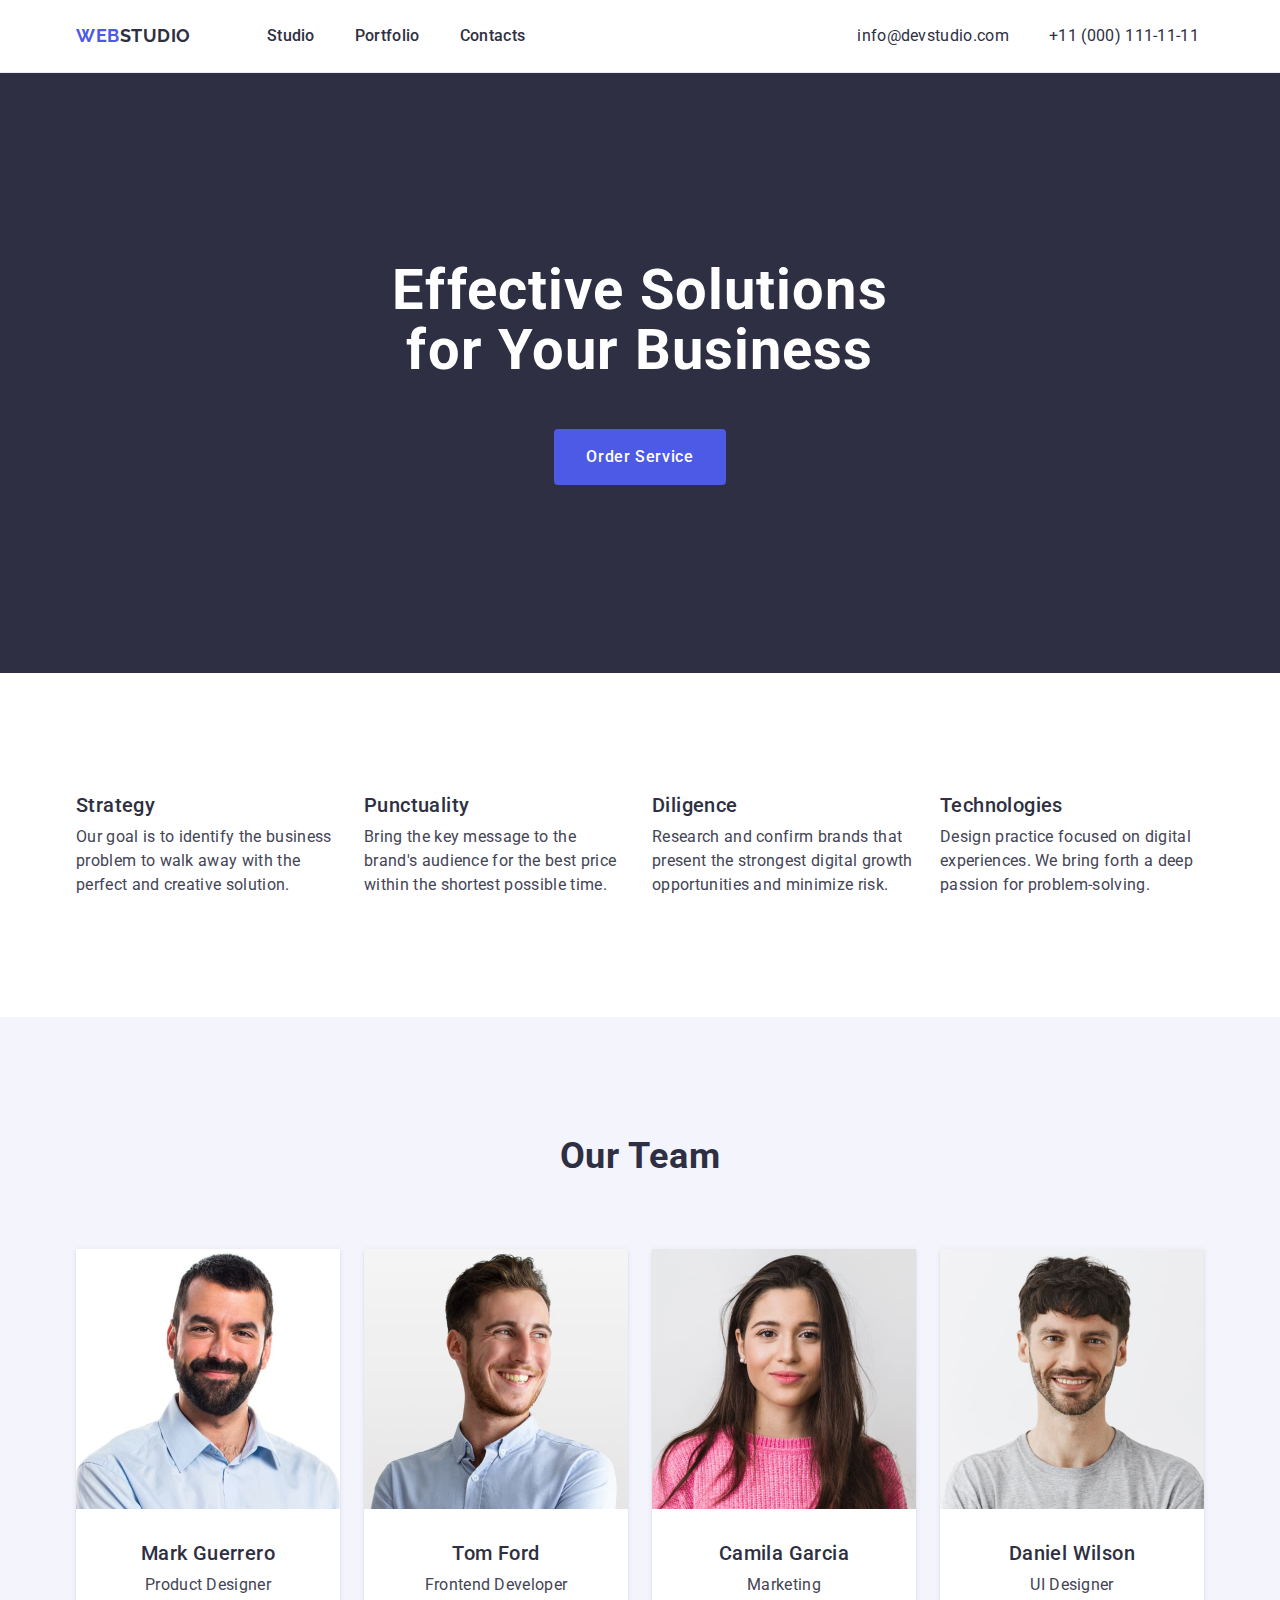
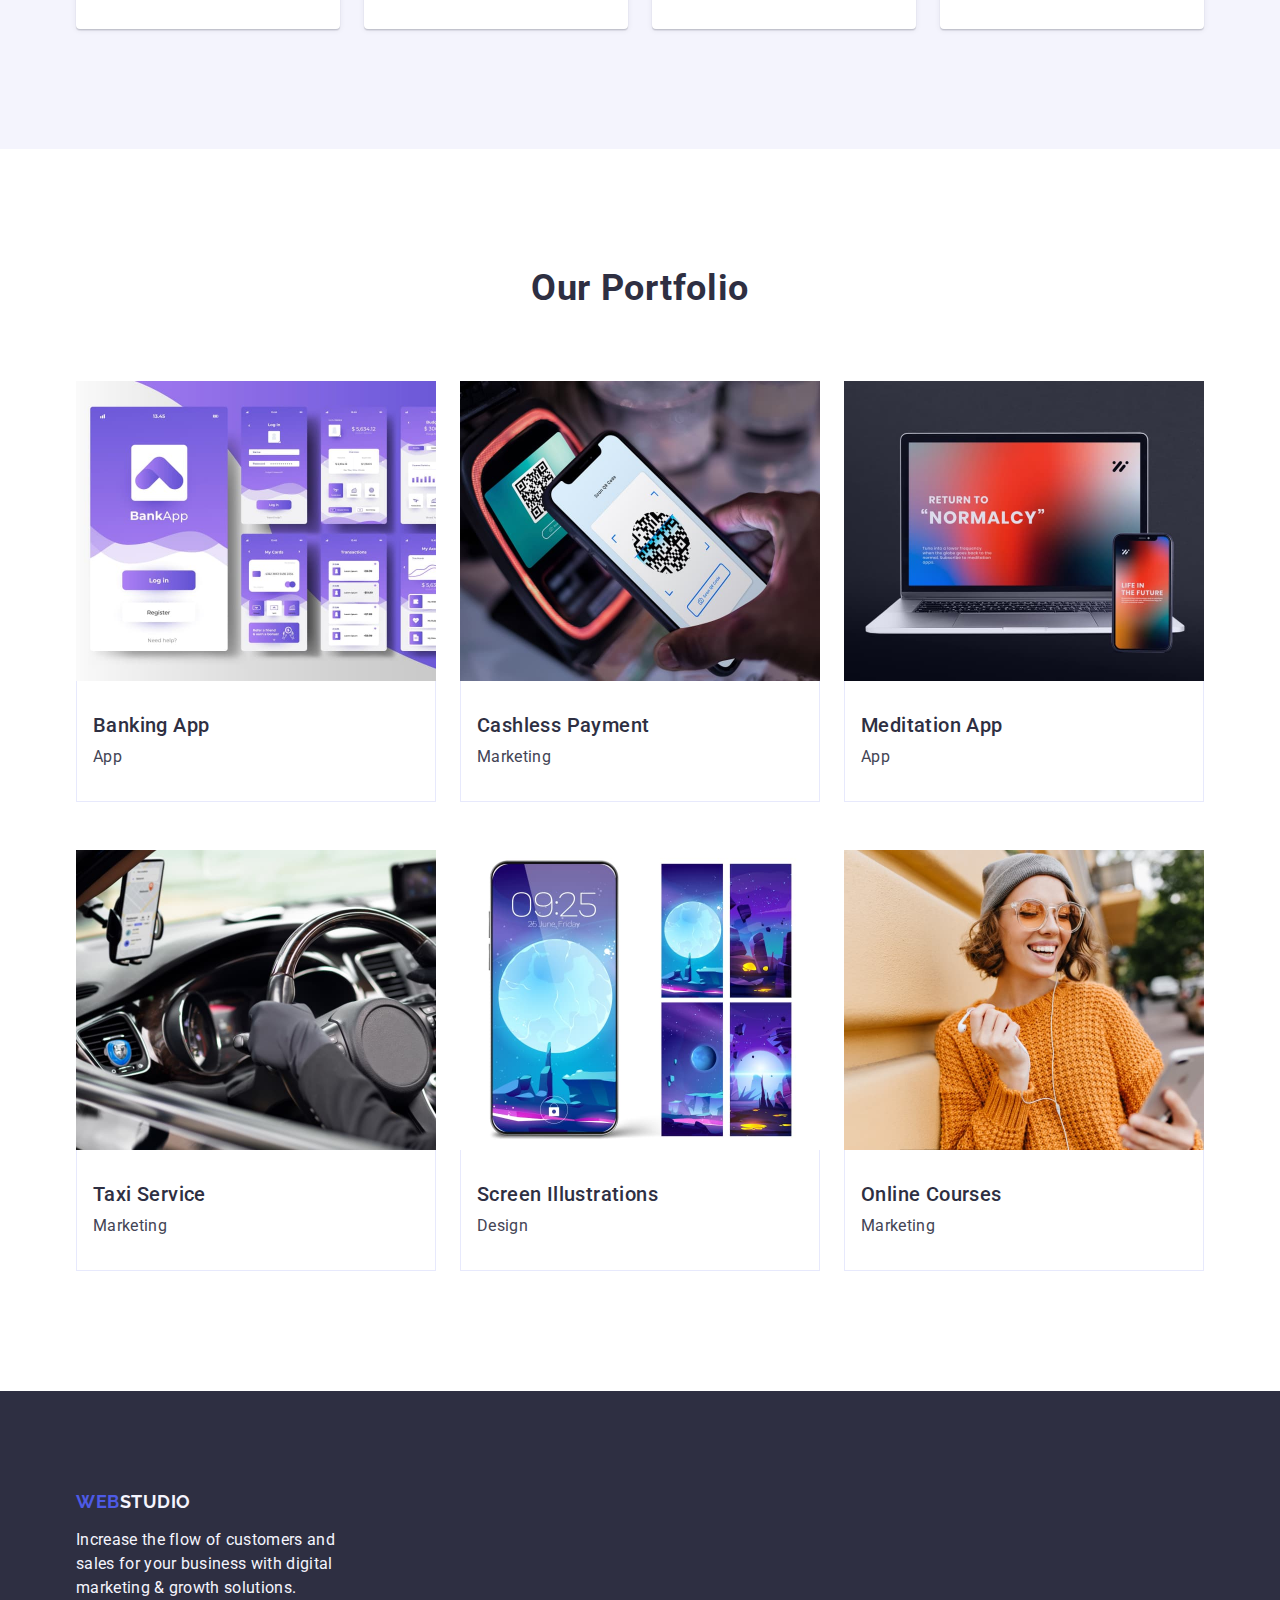
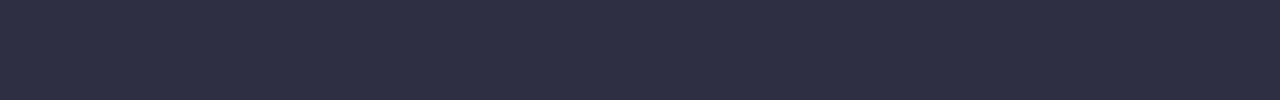
<file: index.html>
<!DOCTYPE html>
<html lang="en">
  <head>
    <meta charset="UTF-8" />
    <meta name="viewport" content="width=device-width, initial-scale=1.0" />
    <title>WebStudio</title>
    <link
      rel="stylesheet"
      href="https://cdnjs.cloudflare.com/ajax/libs/modern-normalize/3.0.0/modern-normalize.min.css"
    />
    <link rel="stylesheet" href="./css/styles.css" />
    <link rel="preconnect" href="https://fonts.googleapis.com" />
    <link rel="preconnect" href="https://fonts.gstatic.com" crossorigin />
    <link
      href="https://fonts.googleapis.com/css2?family=Raleway:ital,wght@0,700;1,700&family=Roboto:wght@400;500;700&display=swap"
      rel="stylesheet"
    />
  </head>
  <body>
    <header class="header">
      <div class="container">
        <nav class="page-nav">
          <a href="./index.html" class="logo-top"
            >Web<span class="span-logo">Studio</span></a
          >
          <ul class="header-nav">
            <li><a href="./index.html" class="links">Studio</a></li>
            <li><a href="./index.html" class="links">Portfolio</a></li>
            <li><a href="./index.html" class="links">Contacts</a></li>
          </ul>
        </nav>
        <address class="header-address">
          <ul class="address-nav">
            <li>
              <a href="mailto:info@devstudio.com" class="adres"
                >info@devstudio.com</a
              >
            </li>
            <li>
              <a href="tel:+110001111111" class="adres">+11 (000) 111-11-11</a>
            </li>
          </ul>
        </address>
      </div>
    </header>

    <main>
      <section class="section-one">
        <div class="container">
          <h1 class="main-title">Effective Solutions for Your Business</h1>
          <button type="button" class="main-btn">Order Service</button>
        </div>
      </section>

      <section class="section-two">
        <div class="container">
          <h2 class="sec-two-title">Advantages</h2>
          <ul class="sec-two-list">
            <li class="advants">
              <h3 class="bold-names">Strategy</h3>
              <p class="ppp">
                Our goal is to identify the business problem to walk away with
                the perfect and creative solution.
              </p>
            </li>
            <li class="advants">
              <h3 class="bold-names">Punctuality</h3>
              <p class="ppp">
                Bring the key message to the brand's audience for the best price
                within the shortest possible time.
              </p>
            </li>
            <li class="advants">
              <h3 class="bold-names">Diligence</h3>
              <p class="ppp">
                Research and confirm brands that present the strongest digital
                growth opportunities and minimize risk.
              </p>
            </li>
            <li class="advants">
              <h3 class="bold-names">Technologies</h3>
              <p class="ppp">
                Design practice focused on digital experiences. We bring forth a
                deep passion for problem-solving.
              </p>
            </li>
          </ul>
        </div>
      </section>

      <section class="section-three">
        <div class="container">
          <h2 class="sec-three-title">Our Team</h2>
          <ul class="person-list">
            <li class="persons">
              <img src="./images/chel1.jpg" alt="person 1" width="264" />
              <div class="persons-wrap">
                <h3 class="bold-names">Mark Guerrero</h3>
                <p class="ppp">Product Designer</p>
              </div>
            </li>
            <li class="persons">
              <img src="./images/chel2.jpg" alt="person 2" width="264" />
              <div class="persons-wrap">
                <h3 class="bold-names">Tom Ford</h3>
                <p class="ppp">Frontend Developer</p>
              </div>
            </li>
            <li class="persons">
              <img src="./images/chel3.jpg" alt="person 3" width="264" />
              <div class="persons-wrap">
                <h3 class="bold-names">Camila Garcia</h3>
                <p class="ppp">Marketing</p>
              </div>
            </li>
            <li class="persons">
              <img src="./images/chel4.jpg" alt="person 4" width="264" />
              <div class="persons-wrap">
                <h3 class="bold-names">Daniel Wilson</h3>
                <p class="ppp">UI Designer</p>
              </div>
            </li>
          </ul>
        </div>
      </section>

      <section class="section-four">
        <div class="container">
          <h2 class="sec-four-title">Our Portfolio</h2>
          <ul class="portfolio-list">
            <li class="apps">
              <img src="./images/po1.jpg" alt="example 1" width="360" />
              <div class="portfolio-wrap">
                <h3 class="bold-names">Banking App</h3>
                <p class="ppp">App</p>
              </div>
            </li>
            <li class="apps">
              <img src="./images/po2.jpg" alt="example 2" width="360" />
              <div class="portfolio-wrap">
                <h3 class="bold-names">Cashless Payment</h3>
                <p class="ppp">Marketing</p>
              </div>
            </li>
            <li class="apps">
              <img src="./images/po3.jpg" alt="example 3" width="360" />
              <div class="portfolio-wrap">
                <h3 class="bold-names">Meditation App</h3>
                <p class="ppp">App</p>
              </div>
            </li>
            <li class="apps">
              <img src="./images/po4.jpg" alt="example 4" width="360" />
              <div class="portfolio-wrap">
                <h3 class="bold-names">Taxi Service</h3>
                <p class="ppp">Marketing</p>
              </div>
            </li>
            <li class="apps">
              <img src="./images/po5.jpg" alt="example 5" width="360" />
              <div class="portfolio-wrap">
                <h3 class="bold-names">Screen Illustrations</h3>
                <p class="ppp">Design</p>
              </div>
            </li>
            <li class="apps">
              <img src="./images/po6.jpg" alt="example 6" width="360" />
              <div class="portfolio-wrap">
                <h3 class="bold-names">Online Courses</h3>
                <p class="ppp">Marketing</p>
              </div>
            </li>
          </ul>
        </div>
      </section>
    </main>

    <footer class="footer">
      <div class="container">
        <a href="./index.html" class="logo-bot"
          >Web<span class="span-logo-bottom">Studio</span></a
        >
        <p class="ppp-bottom">
          Increase the flow of customers and sales for your business with
          digital marketing & growth solutions.
        </p>
      </div>
    </footer>
  </body>
</html>
</file>
<file: css/styles.css>
body{
    background: #fff;
    font-family: "Roboto", sans-serif;
    font-weight: 400;
    font-size: 16px;
    line-height: 1.5;
    letter-spacing: 0.02em;
    color: #434455;
    
    
}

h1,
h2,
h3,
h4,
h5,
h6,
p {
    margin-top: 0;
    margin-bottom: 0;
}

ul,
ol {
    margin-top: 0;
    margin-bottom: 0;
    padding-left: 0;
    list-style-type: none;
}

a {
    color: #2e2f42;
    font-weight: 500;
    text-decoration: none;
}

img {
    display: block;
}
section {
    padding-top: 120px;
    padding-bottom: 120px;    
}


.container {
    max-width: 1158px;
        padding-left: 15px;
        padding-right: 15px;
        margin-left: auto;
        margin-right: auto;
}
header > .container{
    display: flex;
    column-gap: 332px;
}
.page-nav {
    display: flex;
    align-items: center;
}
header{
    border-bottom: 1px solid #e7e9fc;
}

.header-nav{
    display: flex;
    gap: 40px;
}
.links{
    display: block;
padding: 24px 0;
}
.header-address {
    font-style: normal;
    display: flex;
}

.address-nav{
    display: flex;
    gap: 40px;
}


.logo-top, .logo-bot{
    font-family: "Raleway", sans-serif;
        font-weight: 700;
        font-size: 18px;
        line-height: 1.17;
        letter-spacing: 0.03em;
        text-transform: uppercase;
        color: #4d5ae5;
}
.header  .logo-top{
    margin-right: 76px;
}
.footer .logo-bot{
    display: inline-block;
    margin-bottom: 16px;
}
.logo-top .span-logo{
    color: #2e2f42;
}
.adres{
    font-weight: 400;
    display: block;
    padding: 24px 0;
}

section .main-btn{

    background: #4d5ae5;
   
    cursor: pointer;

    font-weight: 500;
    font-size: 16px;
    line-height: 1.5;
    letter-spacing: 0.04em;
    color: #fff;
    border-radius: 4px;
        padding: 16px 32px;
        border: none;
        margin-right: auto;
        margin-left: auto;
    align-items: center;
 display: block;
 min-width: 169px;
    
}
.section .main-btn:hover, .main-btn:focus{
    background: #404bbf;
}

.main-title{

        line-height: 1.07;
            text-align: center;
            letter-spacing: 0.02em;
            color: #ffffff;
            font-size: 56px;
            font-weight: 700;
            max-width: 496px;
            margin: 0 auto 48px;
        
}


a:hover, a:focus{
    color: #404bbf
}

address a:hover, address a:focus{
    color: #404bbf;
}


footer{
    background: #2e2f42;
    color: #f4f4fd;
    padding-top: 100px;
    padding-bottom: 100px;
}

.bold-names{
    font-weight: 500;
    font-size: 20px;
    line-height: 1.2;
    letter-spacing: 0.02em;
    color: #2e2f42;
    margin-bottom: 8px;
}
.sec-two-title, .sec-three-title, .sec-four-title{
        font-weight: 700;
        font-size: 36px;
        line-height: 1.11;
        letter-spacing: 0.02em;
        text-align: center;
        color: #2e2f42;
        text-transform: capitalize;
        margin-bottom: 72px;
        
}
.ppp{
    font-size: 16px;
}
.span-logo-bottom{
    
    font-family: "Raleway", sans-serif;
        font-weight: 700;
        font-size: 18px;
        line-height: 1.17;
        letter-spacing: 0.03em;
        text-transform: uppercase;
        color: #f4f4fd;
}
.ppp-bottom{
        font-weight: 400;
        font-size: 16px;
        line-height: 1.5;
        letter-spacing: 0.02em;
        color: #f4f4fd;
        width: 264px;
}
.persons{
    background-color: #FFFFFF;
    width: calc((100% - 72px) / 4);
    border-radius: 0px 0px 4px 4px;
    box-shadow: 0 2px 1px 0 rgba(46, 47, 66, 0.08), 0 1px 1px 0 rgba(46, 47, 66, 0.16), 0 1px 6px 0 rgba(46, 47, 66, 0.08);

}
.apps{
        background-color: #FFFFFF;
        width: calc((100% - 48px) / 3);
}
.advants{
        width: calc((100% - 72px) / 4);
}
.sec-two-title{
            position: absolute;
            width: 1px;
            height: 1px;
            margin: -1px;
            border: 0;
            padding: 0;
    
            white-space: nowrap;
            clip-path: inset(100%);
            clip: rect(0 0 0 0);
            overflow: hidden;


        }
.section-one{
    padding-top: 0px;
            
        background: #2e2f42;
        padding-top: 188px;
        padding-bottom: 188px;            
        }
.section-three{
    background: #f4f4fd;
}
.person-list{
    display: flex;
    gap: 24px;
}
.portfolio-list{
    display: flex;
    flex-wrap: wrap;
    column-gap: 24px;
    row-gap: 48px;
}
.sec-two-list{
    display: flex;
    gap: 24px;
}
.persons-wrap{
    text-align: center;
    padding: 32px 0;
}
.portfolio-wrap{
    text-align: left;
        padding: 32px 16px;
        border-bottom: 1px solid #e7e9fc;
            border-left: 1px solid #e7e9fc;
            border-right: 1px solid #e7e9fc;
}
</file>
